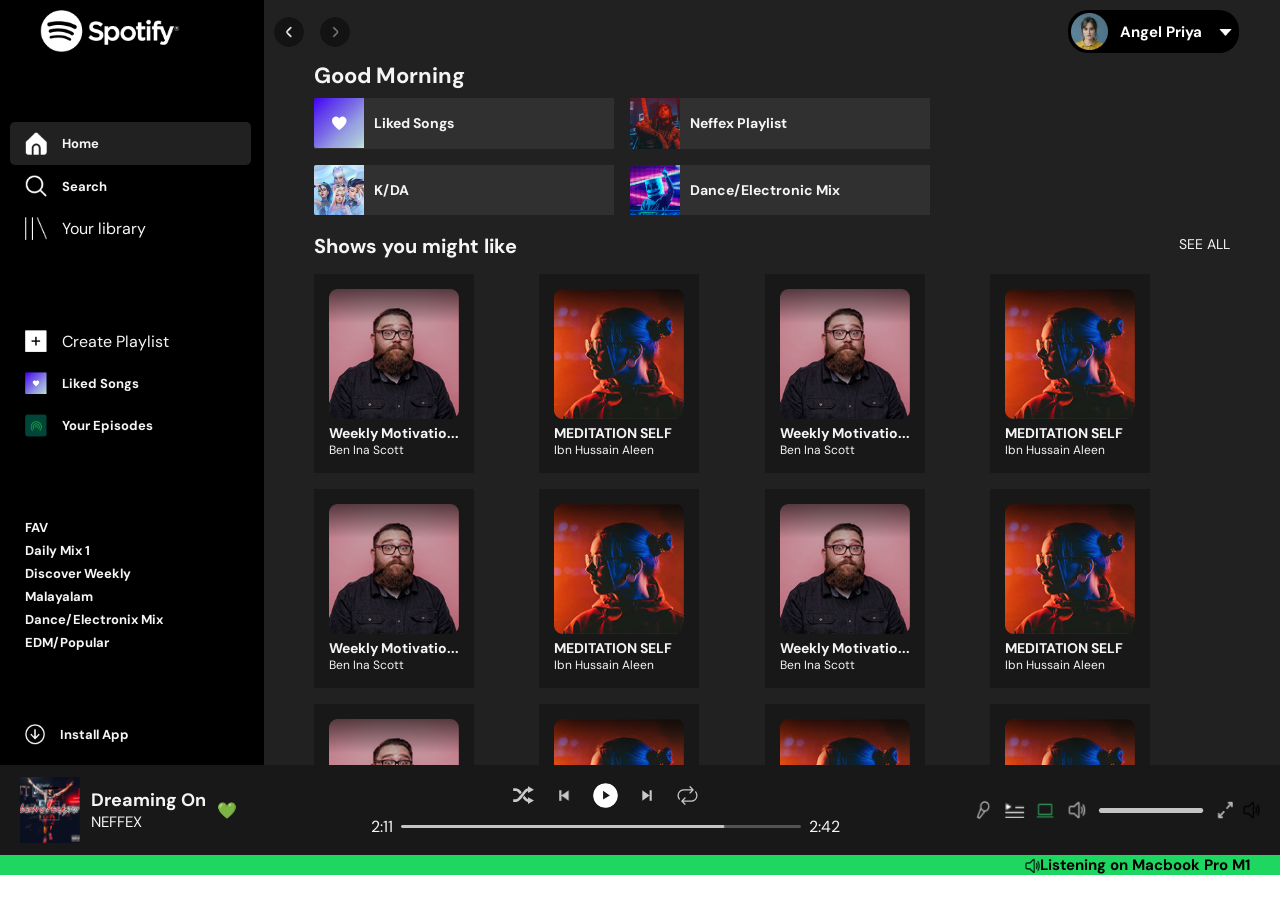
<file: index.html>
<!DOCTYPE html>
<html lang="en">
  <head>
    <!-- Required meta tags -->
    <meta charset="utf-8" />
    <meta name="viewport" content="width=device-width, initial-scale=1" />
    <link rel="stylesheet" href="style.css" />

    <title>Spotify-Clone</title>
  </head>
  <body>
    <div class="container">
      <div class="left-nav">
        <img src="assets/Spotify logo.png" alt="" class="logo" />

        <div class="home-container">
          <div class="home active">
            <img src="assets/Home.png" alt="" class="leftnavimg" />
            <h2 class="leftnavh2">Home</h2>
          </div>

          <div class="search">
            <img src="assets/Search.png" alt="" class="leftnavimg" />
            <h2 class="leftnavh2">Search</h2>
          </div>

          <div class="library">
            <img src="assets/Your library.png" alt="" class="leftnavimg" />
            <a href="playlist.html">Your library</a>
          </div>
        </div>

        <div class="playlist-container">
          <div class="playlist">
            <img src="assets/plus.png" alt="" class="leftnavimg" />
            <a href="playlist.html">Create Playlist</a>
          </div>

          <div class="liked-songs">
            <img src="assets/purpleheart.png" alt="" class="leftnavimg" />
            <h2 class="leftnavh2">Liked Songs</h2>
          </div>

          <div class="episodes">
            <img src="assets/hotspot.png" alt="" class="leftnavimg" />
            <h2 class="leftnavh2">Your Episodes</h2>
          </div>
        </div>
        <div class="fav-tags mb-9">
          <h2 class="leftnavh2 h">FAV</h2>
          <h2 class="leftnavh2">Daily Mix 1</h2>
          <h2 class="leftnavh2">Discover Weekly</h2>
          <h2 class="leftnavh2">Malayalam</h2>
          <h2 class="leftnavh2">Dance/Electronix Mix</h2>
          <h2 class="leftnavh2">EDM/Popular</h2>
        </div>
        <div class="install">
          <img src="assets/download.png" alt="" class="dwn" />
          <h2 class="leftnavh2">Install App</h2>
        </div>
      </div>

      <div class="right-part">
        <div class="nav">
          <div class="left-right">
            <img src="assets/backward.png" alt="" class="play" />
            <img src="assets/forward.png" alt="" class="play" />
          </div>

          <div class="profile">
            <img src="assets/imgs/profile.png" alt="" />
            <h3>Angel Priya</h3>
            <img src="assets/down.png" alt="" />
          </div>
        </div>

        <!-- Good Morning section -->

        <div class="goodmrng">
          <h1>Good Morning</h1>
          <div class="likedcardholder">
            <div class="likedcards">
              <img src="assets/imgs/Purple-big.png" alt="" />
              <h2>Liked Songs</h2>
            </div>

            <div class="likedcards">
              <img src="assets/imgs/man.png" alt="" />
              <h2>Neffex Playlist</h2>
            </div>

            <div class="likedcards">
              <img src="assets/imgs/KDA.png" alt="" />
              <h2>K/DA</h2>
            </div>
            <div class="likedcards">
              <img src="assets/imgs/marshmellow.png" alt="" />
              <h2>Dance/Electronic Mix</h2>
            </div>
          </div>
        </div>

        <!-- Shows you might like -->

        <div class="shows">
          <div>
            <h1>Shows you might like</h1>
            <a href="playlist.html">See all</a>
          </div>

          <div class="showsCards">
            <div class="showCard">
              <img src="assets/imgs/Rectangle 21.png" alt="" />
              <h2>Weekly Motivatio...</h2>
              <p>Ben Ina Scott</p>
            </div>
            <div class="showCard">
              <img src="assets/imgs/Rectangle 22.png" alt="" />
              <h2>MEDITATION SELF</h2>
              <p>Ibn Hussain Aleen</p>
            </div>

            <div class="showCard">
              <img src="assets/imgs/Rectangle 21.png" alt="" />
              <h2>Weekly Motivatio...</h2>
              <p>Ben Ina Scott</p>
            </div>
            <div class="showCard">
              <img src="assets/imgs/Rectangle 22.png" alt="" />
              <h2>MEDITATION SELF</h2>
              <p>Ibn Hussain Aleen</p>
            </div>
            <div class="showCard">
              <img src="assets/imgs/Rectangle 21.png" alt="" />
              <h2>Weekly Motivatio...</h2>
              <p>Ben Ina Scott</p>
            </div>
            <div class="showCard">
              <img src="assets/imgs/Rectangle 22.png" alt="" />
              <h2>MEDITATION SELF</h2>
              <p>Ibn Hussain Aleen</p>
            </div>
            <div class="showCard">
              <img src="assets/imgs/Rectangle 21.png" alt="" />
              <h2>Weekly Motivatio...</h2>
              <p>Ben Ina Scott</p>
            </div>
            <div class="showCard">
              <img src="assets/imgs/Rectangle 22.png" alt="" />
              <h2>MEDITATION SELF</h2>
              <p>Ibn Hussain Aleen</p>
            </div>
            <div class="showCard">
              <img src="assets/imgs/Rectangle 21.png" alt="" />
              <h2>Weekly Motivatio...</h2>
              <p>Ben Ina Scott</p>
            </div>
            <div class="showCard">
              <img src="assets/imgs/Rectangle 22.png" alt="" />
              <h2>MEDITATION SELF</h2>
              <p>Ibn Hussain Aleen</p>
            </div>
            <div class="showCard">
              <img src="assets/imgs/Rectangle 22.png" alt="" />
              <h2>MEDITATION SELF</h2>
              <p>Ibn Hussain Aleen</p>
            </div>
            <div class="showCard">
              <img src="assets/imgs/Rectangle 22.png" alt="" />
              <h2>MEDITATION SELF</h2>
              <p>Ibn Hussain Aleen</p>
            </div>
            <div class="showCard">
              <img src="assets/imgs/Rectangle 22.png" alt="" />
              <h2>MEDITATION SELF</h2>
              <p>Ibn Hussain Aleen</p>
            </div>
            <div class="showCard">
              <img src="assets/imgs/Rectangle 22.png" alt="" />
              <h2>MEDITATION SELF</h2>
              <p>Ibn Hussain Aleen</p>
            </div>
            <div class="showCard">
              <img src="assets/imgs/Rectangle 21.png" alt="" />
              <h2>Weekly Motivatio...</h2>
              <p>Ben Ina Scott</p>
            </div>
            
          </div>
        </div>
      </div>
    </div>

    <!--Player Controls part Bottom-->
    <div class="wrapper">
      <div class="bottom">
        <div class="songName">
          <img src="assets/imgs/playing-img.png" alt="" />
          <div>
            <h2>Dreaming On</h2>
            <p>NEFFEX</p>
          </div>
          &#128154;
        </div>

        <div class="playControls">
          <div class="control">
            <img class="musichov" src="assets/shuffle.svg" alt="shuffle" />
            <img class="musichov" src="assets/previous.png" alt="backward" />
            <img
              class="musichov play"
              src="assets/resume.svg"
              alt="play/pause"
            />
            <img class="musichov" src="assets/next.svg" alt="forward" />
            <img class="musichov" src="assets/loop.svg" alt="loop" />
          </div>
          <div class="bar">
            <p>2:11</p>
            <img class="music-bar" src="assets/musicbar.png" alt="" />
            <p>2:42</p>
          </div>
        </div>
        <div class="media-play">
          <img class="musichov play" src="assets/resume.svg" alt="play/pause" />
        </div>

        <div class="volume">
          <img class="vol" src="assets/microphone.png" alt="" />
          <img class="vol" src="assets/list.png" alt="" />
          <img class="vol" src="assets/carbon_laptop.png" alt="" />
          <img class="vol" src="assets/speaker-white.png" alt="" />
          <img src="assets/volume-bar.png" alt="" />
          <img class="black-spek" src="assets/strech-speaker.png" alt="" />
        </div>
      </div>

      <div class="green-notice">
        <img src="assets/speaker-black.png" alt="" />
        <h2>Listening on Macbook Pro M1</h2>
      </div>

      <div class="home-container-media">
        <div class="home-media">
          <img src="assets/Home.png" alt="" />
          <a class="h" href="#">Home</a>
        </div>

        <div class="search-media">
          <img src="assets/Search.png" alt="" />
          <a href="#">Search</a>
        </div>

        <div class="library-media">
          <img src="assets/Your library.png" alt="" />
          <a href="playlist.html">Your Library</a>
        </div>
      </div>
    </div>
  </body>
</html>
</file>
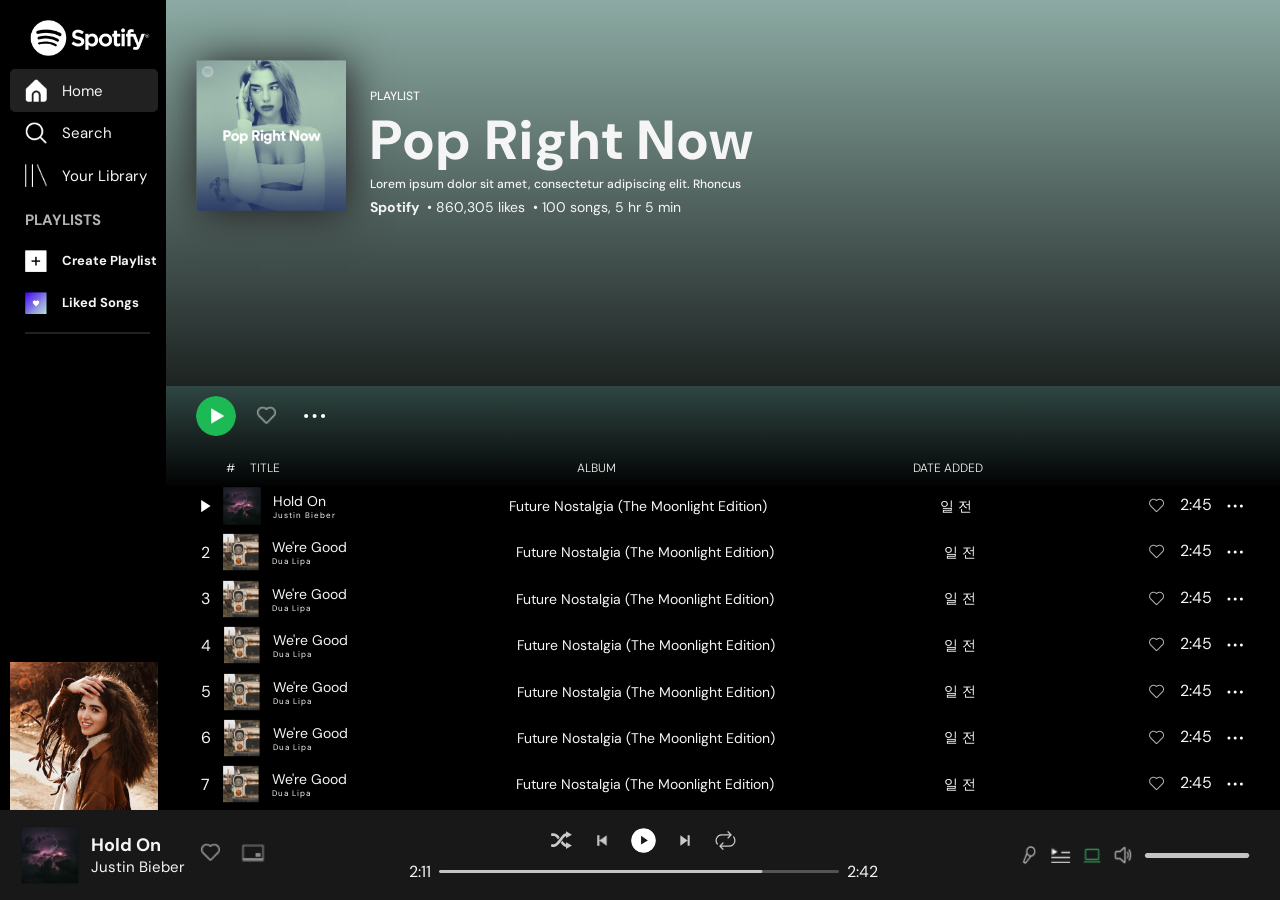
<file: playlist.html>
<!DOCTYPE html>
<html lang="en">
  <head>
    <meta charset="UTF-8" />
    <meta name="viewport" content="width=device-width, initial-scale=1.0" />
    <link rel="stylesheet" href="playlist.css" />
    <title>Document</title>
  </head>
  <body>
    <div class="container">
      <div class="left-nav">
        <img src="assets/Spotify logo.png" alt="" class="logo" />

        <div class="home-container">
          <div class="home">
            <img src="assets/Home.png" alt="" class="leftnavimg" />
            <a href="index.html">Home</a>
          </div>

          <div class="search">
            <img src="assets/Search.png" alt="" class="leftnavimg" />
            <a href="#">Search</a>
          </div>

          <div class="library">
            <img src="assets/Your library.png" alt="" class="leftnavimg" />
            <a href="#">Your Library</a>
          </div>
        </div>

        <div class="playlist-container">
          <h2>PLAYLISTS</h2>
          <div class="playlist active">
            <img src="assets/plus.png" alt="" class="leftnavimg" />
            <h2 class="leftnavh2">Create Playlist</h2>
          </div>

          <div class="liked-songs">
            <img src="assets/purpleheart.png" alt="" class="leftnavimg" />
            <h2 class="leftnavh2">Liked Songs</h2>
          </div>

          <div class="line"></div>
        </div>

        <div class="leftnav-Bottom">
          <img src="assets/imgs/album art.png" alt="" />
        </div>
      </div>

      <div class="right-part">
        <div class="right60-Top">
          <div class="T60top">
            <div class="music-banner">
              <img src="assets/imgs/pop-rn3.png" alt="" />
            </div>
            <div>
              <div class="texts">
                <p>PLAYLIST</p>
                <h1>Pop Right Now</h1>
                <p>
                  Lorem ipsum dolor sit amet, consectetur adipiscing elit.
                  Rhoncus
                </p>
              </div>

              <div class="uls">
                <p>Spotify</p>
                <p>&#8226; 860,305 likes</p>
                <p>&#8226; 100 songs, 5 hr 5 min</p>
              </div>
            </div>
          </div>

          <div class="greenheart">
            <div>
              <img class="play" id="greenplay" src="assets/play.png" alt="" />
              <img src="assets/heart.png" alt="" />
              <img src="assets/threedot.svg" alt="" />
            </div>

            <div class="bottomHash">
              <pre>#     TITLE</pre>
              <p>ALBUM</p>
              <p>DATE ADDED</p>
              <div></div>
            </div>
          </div>
        </div>

        <div class="right40-Bottom">
          <div class="plying-songs active">
            <div>
              <img src="assets/Polygon.svg" alt="play" />
              <img class="playing" src="assets/imgs/Rectangle 9.png" alt="" />
              <div class="song-name">
                <h3>Hold On</h3>
                <p class="singer">Justin Bieber</p>
              </div>
            </div>
            <p>Future Nostalgia (The Moonlight Edition)</p>
            <p class="korean">일 전</p>
            <div>
              <img src="assets/heart.png" alt="liked" />
              <p>2:45</p>
              <img src="assets/threedot.svg" alt="" />
            </div>
          </div>
          <div class="plying-songs">
            <div>
              <p>2</p>
              <img class="playing" src="assets/list img.png" alt="" />
              <div class="song-name">
                <h3>We're Good</h3>
                <p class="singer">Dua Lipa</p>
              </div>
            </div>
            <p>Future Nostalgia (The Moonlight Edition)</p>
            <p class="korean">일 전</p>
            <div>
              <img src="assets/heart.png" alt="liked" />
              <p>2:45</p>
              <img src="assets/threedot.svg" alt="" />
            </div>
          </div>
          <div class="plying-songs">
            <div>
              <p>3</p>
              <img class="playing" src="assets/list img.png" alt="" />
              <div class="song-name">
                <h3>We're Good</h3>
                <p class="singer">Dua Lipa</p>
              </div>
            </div>
            <p>Future Nostalgia (The Moonlight Edition)</p>
            <p class="korean">일 전</p>
            <div>
              <img src="assets/heart.png" alt="liked" />
              <p>2:45</p>
              <img src="assets/threedot.svg" alt="" />
            </div>
          </div>
          <div class="plying-songs">
            <div>
              <p>4</p>
              <img class="playing" src="assets/list img.png" alt="" />
              <div class="song-name">
                <h3>We're Good</h3>
                <p class="singer">Dua Lipa</p>
              </div>
            </div>
            <p>Future Nostalgia (The Moonlight Edition)</p>
            <p class="korean">일 전</p>
            <div>
              <img src="assets/heart.png" alt="liked" />
              <p>2:45</p>
              <img src="assets/threedot.svg" alt="" />
            </div>
          </div>

          <div class="plying-songs">
            <div>
              <p>5</p>
              <img class="playing" src="assets/list img.png" alt="" />
              <div class="song-name">
                <h3>We're Good</h3>
                <p class="singer">Dua Lipa</p>
              </div>
            </div>
            <p>Future Nostalgia (The Moonlight Edition)</p>
            <p class="korean">일 전</p>
            <div>
              <img src="assets/heart.png" alt="liked" />
              <p>2:45</p>
              <img src="assets/threedot.svg" alt="" />
            </div>
          </div>

          <div class="plying-songs">
            <div>
              <p>6</p>
              <img class="playing" src="assets/list img.png" alt="" />
              <div class="song-name">
                <h3>We're Good</h3>
                <p class="singer">Dua Lipa</p>
              </div>
            </div>
            <p>Future Nostalgia (The Moonlight Edition)</p>
            <p class="korean">일 전</p>
            <div>
              <img src="assets/heart.png" alt="liked" />
              <p>2:45</p>
              <img src="assets/threedot.svg" alt="" />
            </div>
          </div>

          <div class="plying-songs">
            <div>
              <p>7</p>
              <img class="playing" src="assets/list img.png" alt="" />
              <div class="song-name">
                <h3>We're Good</h3>
                <p class="singer">Dua Lipa</p>
              </div>
            </div>
            <p>Future Nostalgia (The Moonlight Edition)</p>
            <p class="korean">일 전</p>
            <div>
              <img src="assets/heart.png" alt="liked" />
              <p>2:45</p>
              <img src="assets/threedot.svg" alt="" />
            </div>
          </div>

          <div class="plying-songs">
            <div>
              <p>8</p>
              <img class="playing" src="assets/list img.png" alt="" />
              <div class="song-name">
                <h3>We're Good</h3>
                <p class="singer">Dua Lipa</p>
              </div>
            </div>
            <p>Future Nostalgia (The Moonlight Edition)</p>
            <p class="korean">일 전</p>
            <div>
              <img src="assets/heart.png" alt="liked" />
              <p>2:45</p>
              <img src="assets/threedot.svg" alt="" />
            </div>
          </div>
          <div class="plying-songs">
            <div>
              <p>9</p>
              <img class="playing" src="assets/list img.png" alt="" />
              <div class="song-name">
                <h3>We're Good</h3>
                <p class="singer">Dua Lipa</p>
              </div>
            </div>
            <p>Future Nostalgia (The Moonlight Edition)</p>
            <p class="korean">일 전</p>
            <div>
              <img src="assets/heart.png" alt="liked" />
              <p>2:45</p>
              <img src="assets/threedot.svg" alt="" />
            </div>
          </div>
          <div class="plying-songs">
            <div>
              <p>10</p>
              <img class="playing" src="assets/list img.png" alt="" />
              <div class="song-name">
                <h3>We're Good</h3>
                <p class="singer">Dua Lipa</p>
              </div>
            </div>
            <p>Future Nostalgia (The Moonlight Edition)</p>
            <p class="korean">일 전</p>
            <div>
              <img src="assets/heart.png" alt="liked" />
              <p>2:45</p>
              <img src="assets/threedot.svg" alt="" />
            </div>
          </div>
        </div>
      </div>
    </div>

    <div class="wrapper">
      <div class="bottom">
        <div class="songName">
          <img src="assets/imgs/Rectangle 9.png" alt="" />
          <div>
            <h2>Hold On</h2>
            <p>Justin Bieber</p>
          </div>
          <div class="heart">
            <img class="heart" src="assets/heart.png" alt="" />
          </div>

          <div class="heart pip">
            <img src="assets/pip.png" alt="" />
          </div>
        </div>
        <div class="media-play">
          <img class="musichov play" src="assets/resume.svg" alt="play/pause" />
        </div>

        <div class="playControls">
          <div class="control">
            <img class="musichov" src="assets/shuffle.svg" alt="shuffle" />
            <img class="musichov" src="assets/previous.png" alt="backward" />
            <img
              class="musichov play"
              src="assets/resume.svg"
              alt="play/pause"
            />
            <img class="musichov" src="assets/next.svg" alt="forward" />
            <img class="musichov" src="assets/loop.svg" alt="loop" />
          </div>
          <div class="bar">
            <p>2:11</p>
            <img class="music-bar" src="assets/musicbar.png" alt="" />
            <p>2:42</p>
          </div>
        </div>

        <div class="volume">
          <img class="vol" src="assets/microphone.png" alt="" />
          <img class="vol" src="assets/list.png" alt="" />
          <img class="vol" src="assets/carbon_laptop.png" alt="" />
          <img class="vol" src="assets/speaker-white.png" alt="" />
          <img src="assets/volume-bar.png" alt="" />
        </div>
      </div>

      <div class="home-container-media">
        <div class="home-media">
          <img src="assets/Home.png" alt="" />
          <a href="index.html">Home</a>
        </div>

        <div class="search-media">
          <img src="assets/Search.png" alt="" />
          <a href="#">Search</a>
        </div>

        <div class="library-media">
          <img src="assets/Your library.png" alt="" />
          <a href="#">Your Library</a>
        </div>
      </div>
    </div>
  </body>
</html>
</file>
<file: style.css>
@import url("https://fonts.googleapis.com/css2?family=DM+Sans:ital,opsz,wght@0,9..40,100;0,9..40,200;0,9..40,300;0,9..40,400;0,9..40,500;0,9..40,600;0,9..40,700;0,9..40,800;0,9..40,900;0,9..40,1000;1,9..40,100;1,9..40,200;1,9..40,300;1,9..40,400;1,9..40,500;1,9..40,600;1,9..40,700;1,9..40,800;1,9..40,900;1,9..40,1000&display=swap");

* {
  margin: 0;
  padding: 0;
  box-sizing: border-box;
  font-family: "DM Sans", sans-serif;
}
*::-webkit-scrollbar {
  display: none;
}
a {
  color: whitesmoke;
  text-decoration: none;
}

.container {
  width: 100%;
  height: 85vh;
  display: flex;
  background-color: #000000;
}

.left-nav {
  margin-left: 10px;
  padding-top: 10px;
  width: 20%;
  display: flex;
  flex-direction: column;
  justify-content: space-between;
  gap: 0.8rem;
  background-color: #000000;
  height: 100%;
  overflow-y: scroll;
}

.right-part {
  overflow-y: scroll;
  width: 80%;
  height: 100%;
  background-color: #212121;
}
.logo {
  width: 140px;
  margin-left: 30px;
}
.home,
.search,
.library,
.playlist,
.liked-songs,
.episodes,
.install {
  display: flex;
  align-items: center;
  padding-top: 10px;
  padding-bottom: 10px;
  padding-left: 15px;
  border-radius: 5px;
  width: 95%;
  transition: all 0.2s ease-in-out;
}

.home:hover,
.search:hover,
.library:hover,
.playlist:hover,
.liked-songs:hover,
.episodes:hover,
.install:hover {
  cursor: pointer;
  background-color: #212121;
}

.home-container,
.playlist-container,
.fav-tags {
  display: flex;
  flex-direction: column;
}

.active {
  background-color: #212121;
}
.fav-tags {
  padding-left: 15px;
}
.fav-tags h2 {
  padding: 3px 0;
}

.leftnavh2 {
  font-size: 13px;
  color: whitesmoke;
}

.leftnavimg {
  width: 22px;
  margin-right: 15px;
}
.install {
  margin-bottom: 10px;
  margin-top: -10px;
}
.dwn {
  margin-right: 15px;
  width: 20px;
}

.nav {
  margin-top: 10px;
  margin-left: 10px;
  display: flex;
  justify-content: space-between;
  align-items: center;
  width: 95%;
}
.left-right {
  display: flex;
  align-items: center;
  gap: 1rem;
}
.left-right img {
  width: 30px;
  transition: all 0.2s ease-in;
}
.left-right img:hover {
  box-shadow: 1px 1px 20px gray;
  cursor: pointer;
}

.profile {
  display: flex;
  align-items: center;
  background-color: #000000;
  padding: 3px;
  border-radius: 20px;
  gap: 0.8rem;
  transition: all 0.2s ease-in-out;
}
.profile:hover {
  box-shadow: 1px 1px 10px gray;
  cursor: pointer;
}
.profile h3 {
  font-size: 15px;
  color: white;
}

.goodmrng {
  padding: 0 50px;
}
.goodmrng > h1 {
  color: whitesmoke;
  font-size: 22px;
  margin: 8px 0;
}

.likedcardholder {
  display: flex;

  gap: 1rem;
  flex-wrap: wrap;
}

.likedcards {
  display: flex;
  align-items: center;
  width: 300px;
  background-color: #303030;
  transition: all 0.2s ease-in;
}
.likedcards:hover {
  cursor: pointer;
  box-shadow: 1px 1px 10px gray;
}
.likedcards > img {
  width: 50px;
  margin-right: 10px;
}
.likedcards > h2 {
  font-size: 14px;
  color: whitesmoke;
  word-break: break-all;
}

.shows {
  padding: 0px 50px;
}
.shows > div {
  display: flex;

  align-items: center;
  justify-content: space-between;
}

.shows > div > a {
  color: whitesmoke;
  font-size: 14px;
  text-transform: uppercase;
  transition: all 0.2s ease-in-out;
}
.shows > div > a:hover {
  cursor: pointer;
  color: white;
  font-weight: 600;
}

.shows > div > h1 {
  margin-top: 18px;
  font-size: 20px;
  color: whitesmoke;
  margin-bottom: 15px;
}

.showsCards {
  padding-right: 80px;
  display: flex;
  gap: 1rem;
  flex-wrap: wrap;
}
.showCard {
  background-color: #181818;
  padding: 15px;
  transition: all 0.2s ease-in-out;
}
.showCard:hover {
  cursor: pointer;
  box-shadow: 1px 1px 10px gray;
}
.showCard > h2 {
  font-size: 14px;
  color: whitesmoke;
}
.showCard > p {
  font-size: 12px;
  color: whitesmoke;
}
.showCard > img {
  width: 130px;
}

.alex {
  height: 130px;
}

.bottom {
  padding: 40px 20px;
  width: 100%;
  height: 10vh;
  background-color: #181818;
  display: flex;
  justify-content: space-between;
  align-items: center;
}

.songName {
  display: flex;
  align-items: center;
  gap: 0.7rem;
}
.songName img {
  width: 60px;
}
.songName > div > h2 {
  font-size: 18px;
  color: whitesmoke;
}
.songName > div > p {
  font-size: 15px;
  color: whitesmoke;
}

.playControls {
  display: flex;
  flex-direction: column;
  gap: 0.5rem;
}
.playControls > .control {
  display: flex;
  justify-content: center;
  align-items: center;
  gap: 1rem;
}
.control > img {
  width: 25px;
}

.bar {
  display: flex;
  align-items: center;
  gap: 0.5rem;
  color: whitesmoke;
}
.music-bar {
  width: 400px;
}
.musichov {
  mix-blend-mode: screen;
  transition: all 0.2s ease-in;
}
.musichov:hover {
  box-shadow: 1px 1px 20px gray;
  cursor: pointer;
}

.volume {
  display: flex;
  align-items: center;
  gap: 0.7rem;
}
.vol {
  width: 20px;
  mix-blend-mode: screen;
  transition: all 0.2s ease-in;
}

.black-spek {
  width: 45px;
}
.vol:hover {
  box-shadow: 1px 1px 10px gray;
  cursor: pointer;
}

.green-notice {
  display: flex;
  align-items: center;
  justify-content: end;

  width: 100%;
  height: 20px;
  background-color: #1ed760;
}
.green-notice img {
  width: 15px;
}
.green-notice h2 {
  font-size: 15px;
  padding-right: 30px;
}

.play {
  border-radius: 50%;
  overflow: hidden;
}

.home-container-media {
  display: none;
}

.media-play {
  display: none;
}

/* Media Queries */
/* Extra small devices (phones, 600px and down) */
@media only screen and (max-width: 340px) {
  body {
    background-color: #000000;
  }
  .container {
    width: 100vw;
    height: 85vh;
  }
  .left-nav {
    display: none;
  }
  .right-part {
    width: 100%;
  }

  .likedcards {
    width: 100%;
  }
  .likedcards > h2 {
    font-size: 12px;
  }

  .goodmrng {
    padding: 0 30px;
  }
  .likedcardholder {
    display: flex;
    justify-content: space-between;
  }
  .shows > div {
    justify-content: space-between;
  }

  .shows {
    padding: 0 30px;
  }
  .showCard {
    padding: 15px;
    display: flex;
    flex-direction: column;
    align-items: center;
  }
  .showCard > img {
    width: 210px;
    margin-bottom: 10px;
  }
  .showsCards {
    justify-content: center;
    padding-right: 0;
    display: flex;
    flex-direction: column;
    gap: 1rem;
    flex-wrap: wrap;
  }
  .playControls {
    display: none;
  }
  .volume {
    display: none;
  }
  .bottom {
    height: 5vh;
  }

  .songName {
    gap: 0.5rem;
  }
  .songName img {
    width: 45px;
  }
  .songName > div > h2 {
    font-size: 15px;
  }
  .songName > div > p {
    font-size: 12px;
  }
  .green-notice {
    display: none;
  }

  .bottom {
    padding: 32px 20px;
  }

  .media-play {
    display: block;
  }
  .play {
    width: 25px;
  }

  /* Bottom */
  .home-container-media {
    display: flex;
    width: 100%;

    justify-content: space-between;
    align-items: center;
    background-color: #181818;
    padding: 9px 30px;
  }
  .home-media,
  .search-media,
  .library-media {
    display: flex;
    flex-direction: column;
    /* background-color: #1ED760; */
    align-items: center;
  }
  .home-media > img,
  .search-media > img,
  .library-media > img {
    width: 20px;
  }
  .home-media > a,
  .search-media > a,
  .library-media > a {
    font-size: 13px;
    padding-top: 5px;
  }
}

@media only screen and (min-width: 341px) and (max-width: 460px) {
  body {
    background-color: #000000;
  }
  .green-notice {
    display: none;
  }
  .playControls {
    display: none;
  }
  .volume {
    display: none;
  }
  .left-nav {
    display: none;
  }

  .right-part {
    overflow-y: scroll;
    width: 100%;
    height: 100%;
    background-color: #212121;
  }

  .likedcards {
    width: 100%;
  }
  .showsCards {
    padding-right: 0px;
  }
  .shows {
    padding: 0px 30px;
  }

  .showCard {
    padding: 5px;
  }
  .showCard > img {
    width: 115px;
  }
  .shows > div {
    display: flex;
    align-items: center;
    justify-content: center;
    gap: 22px;
    /* justify-content: space-evenly; */
  }

  .media-play {
    display: block;
  }
  .play {
    width: 25px;
  }

  .wrapper {
    position: absolute;
    bottom: 0;
    width: 100vw;
  }

  /* Bottom */
  .home-container-media {
    display: flex;
    width: 100%;

    justify-content: space-between;
    align-items: center;
    background-color: #181818;
    padding: 9px 30px;
  }
  .home-media,
  .search-media,
  .library-media {
    display: flex;
    flex-direction: column;
    /* background-color: #1ED760; */
    align-items: center;
  }
  .home-media > img,
  .search-media > img,
  .library-media > img {
    width: 20px;
  }
  .home-media > a,
  .search-media > a,
  .library-media > a {
    font-size: 13px;
    padding-top: 5px;
  }
}

/* Small devices (portrait tablets and large phones, 600px and up) */
@media only screen and (min-width: 600px) {
}

/* Medium devices (landscape tablets, 768px and up) */
@media only screen and (min-width: 768px) {
}

/* Large devices (laptops/desktops, 992px and up) */
@media only screen and (min-width: 992px) {
}

/* Extra large devices (large laptops and desktops, 1200px and up) */
@media only screen and (min-width: 1200px) {
}
</file>
<file: playlist.css>
@import url("https://fonts.googleapis.com/css2?family=DM+Sans:ital,opsz,wght@0,9..40,100;0,9..40,200;0,9..40,300;0,9..40,400;0,9..40,500;0,9..40,600;0,9..40,700;0,9..40,800;0,9..40,900;0,9..40,1000;1,9..40,100;1,9..40,200;1,9..40,300;1,9..40,400;1,9..40,500;1,9..40,600;1,9..40,700;1,9..40,800;1,9..40,900;1,9..40,1000&display=swap");

* {
  margin: 0;
  padding: 0;
  box-sizing: border-box;
  font-family: "DM Sans", sans-serif;
}
*::-webkit-scrollbar {
  display: none;
}
a {
  color: whitesmoke;
  text-decoration: none;
  font-size: 15px;
}

.container {
  width: 100%;
  height: 90vh;
  display: flex;
  background-color: #000000;
}

.left-nav {
  margin-left: 10px;
  padding-top: 20px;
  width: 14%;
  display: flex;
  flex-direction: column;
  gap: 0.8rem;
  background-color: #000000;
  height: 100%;
  overflow-y: scroll;
  position: relative;
}

.right-part {
  overflow-y: scroll;
  width: 85%;
  height: 100%;
  background-color: #212121;
}
.logo {
  width: 120px;
  margin-left: 20px;
}
.home,
.search,
.library,
.playlist,
.liked-songs,
.episodes,
.install {
  display: flex;
  align-items: center;
  padding-top: 10px;
  padding-bottom: 10px;
  padding-left: 15px;
  border-radius: 5px;
  width: 95%;
  transition: all 0.2s ease-in-out;
}
.home{
  background-color: #212121; 
}

.home:hover,
.search:hover,
.library:hover,
.playlist:hover,
.liked-songs:hover,
.episodes:hover,
.install:hover {
  cursor: pointer;
  background-color: #212121;
}

.home-container,
.playlist-container,
.fav-tags {
  display: flex;
  flex-direction: column;
}

.active {
  /* background-color: #212121; */
}

.leftnavh2 {
  font-size: 13px;
  color: whitesmoke;
}

.leftnavimg {
  width: 22px;
  margin-right: 15px;
}
.playlist-container > h2 {
  color: #b3b3b3;
  font-size: 15px;
  padding-left: 15px;
  margin-bottom: 10px;
}
.line {
  width: 80%;
  height: 2px;
  background-color: #212121;
  justify-content: center;
  margin-top: 8px;
  margin-left: 15px;
}

.leftnav-Bottom > img {
  position: absolute;
  bottom: 0px;
  width: 95%;
}
.right40-Bottom {
  overflow-y: scroll;
}

.right-part {
  display: flex;
  flex-direction: column;
  justify-content: space-between;
  width: 100%;
  height: 100%;
}
.right60-Top {
  background-image: linear-gradient(#8caaa3, #000000);
  width: 100%;
  height: 60%;
}
.right40-Bottom {
  background-color: #000000;
  width: 100%;
  height: 40%;
  display: flex;
  flex-direction: column;
  gap: 0.4rem;
}

.plying-songs {
  height: 45px;

  display: flex;
  color: whitesmoke;
  justify-content: space-between;
  align-items: center;
  padding: 0 15px;
  margin: 0 20px;
  transition: all 0.2s ease-in-out;
}
.plying-songs:hover {
  background-color: #212121;
}

.playing {
  width: 40px;
  height: 40px;
}

.plying-songs > div:first-child {
  display: flex;
  align-items: center;
  gap: 0.7rem;
}
.plying-songs > div:last-child {
  display: flex;
  gap: 0.7rem;
}
.song-name > h3 {
  font-size: 14px;
  font-weight: 400;
}
.song-name > p {
  font-size: 8px;
  font-weight: 400;
  letter-spacing: 1px;
}
.plying-songs > p {
  font-size: 14px;
}

.right60-Top {
  width: 100%;

  padding-top: 60px;
  display: flex;
  flex-direction: column;
  justify-content: space-between;
}
.T60top {
  display: flex;
  align-items: end;
  gap: 1.5rem;
  padding-left: 30px;
  color: whitesmoke;
}
.texts > h1 {
  font-size: 55px;
  font-weight: 800;
  color: whitesmoke;
  letter-spacing: 2px;
}
.texts {
  margin-bottom: 0.4rem;
}
.texts > p {
  font-size: 12px;
  font-weight: 500;
}
.uls {
  display: flex;
  gap: 0.5rem;
}
.uls > p {
  font-size: 14px;
}
.uls > p:first-child {
  font-weight: bold;
}

.music-banner > img {
  width: 150px;
  box-shadow: 2px 2px 40px #212121;
}

.greenheart {
  background-color: #1d2322;
  background-image: linear-gradient(#2f4642, #020303);
  padding-left: 30px;
  display: flex;
  flex-direction: column;
  gap: 1.5rem;
  padding-top: 10px;
  padding-bottom: 10px;
}
.greenheart > div:first-child {
  display: flex;
  align-items: center;
  gap: 1rem;
}
.greenheart > div:first-child > img {
  width: 30px;
}

#greenplay {
  width: 40px;
}

.bottomHash {
  padding-left: 30px;
  display: flex;
  justify-content: space-between;
  color: whitesmoke;
  font-size: 12px;
  font-weight: 300;

  padding-left: 30px;
}

.bottom {
  padding: 40px 20px;
  width: 100%;
  height: 10vh;
  background-color: #181818;
  display: flex;
  justify-content: space-between;
  align-items: center;
}
.songName {
  display: flex;
  align-items: center;
  gap: 0.7rem;
}
.songName img {
  width: 60px;
}
.songName > div > h2 {
  font-size: 18px;
  color: whitesmoke;
}
.songName > div > p {
  font-size: 15px;
  color: whitesmoke;
}

.playControls {
  display: flex;
  flex-direction: column;
  gap: 0.5rem;
}
.playControls > .control {
  display: flex;
  justify-content: center;
  align-items: center;
  gap: 1rem;
}
.control > img {
  width: 25px;
}

.bar {
  display: flex;
  align-items: center;
  gap: 0.5rem;
  color: whitesmoke;
}
.music-bar {
  width: 400px;
}
.musichov {
  mix-blend-mode: screen;
  transition: all 0.2s ease-in;
}
.musichov:hover {
  box-shadow: 1px 1px 20px gray;
  cursor: pointer;
}
.play {
  border-radius: 50%;
  overflow: hidden;
}

.volume {
  display: flex;
  align-items: center;
  gap: 0.7rem;
  padding-right: 10px;
}
.vol {
  width: 20px;
  mix-blend-mode: screen;
  transition: all 0.2s ease-in;
}

.black-spek {
  width: 45px;
}
.vol:hover {
  box-shadow: 1px 1px 10px rgb(71, 71, 71);
  cursor: pointer;
}

.heart > img {
  width: 30px;
}

.home-container-media {
  display: none;
}
.media-play {
  display: none;
}

@media only screen and (max-width: 412px) {
  body {
    background-color: #000000;
  }
  .left-nav {
    display: none;
  }
  .playControls {
    display: none;
  }
  .volume {
    display: none;
  }
  .pip {
    display: none;
  }
  .container {
    height: 84vh;
  }
  .T60top {
    display: flex;
    flex-direction: column;
    align-items: center;
    padding-left: 0;
    gap: 1rem;
  }
  .texts > h1 {
    font-size: 40px;
    letter-spacing: 0;
  }
  .music-banner > img {
    width: 180px;
  }
  .texts > p:last-child {
    display: none;
  }
  .right60-Top {
    padding-top: 40px;
  }
  .greenheart {
    padding-left: 0;
  }
  .greenheart > div:first-child {
    padding-left: 30px;
  }
  .plying-songs > p {
    font-size: 10px;
  }
  .song-name > h3 {
    font-size: 11px;
  }
  .singer {
    display: none;
  }
  .korean {
    display: none;
  }

  .plying-songs {
    margin: 0 0;
  }
  .songName > div > p {
    font-size: 12px;
  }
  .songName > div > h2 {
    font-size: 16px;
  }

  .media-play {
    display: block;
  }
  .media-play > img {
    width: 35px;
  }
  .home-media,
  .search-media,
  .library-media {
    transition: all 0.2s ease-in-out;
  }

  .home-media > img:hover,
  .search-media > img:hover,
  .library-media > img:hover {
    transform: rotate(10deg);
  }

  .home-container-media {
    display: flex;
    width: 100%;

    justify-content: space-between;
    align-items: center;
    background-color: #181818;
    padding: 9px 30px;
  }
  .home-media,
  .search-media,
  .library-media {
    display: flex;
    flex-direction: column;
    align-items: center;
  }
  .home-media > img,
  .search-media > img,
  .library-media > img {
    width: 20px;
  }
  .home-media > a,
  .search-media > a,
  .library-media > a {
    font-size: 13px;
    padding-top: 5px;
  }

  .wrapper {
    position: absolute;
    bottom: 0;
    width: 100vw;
  }

  .bottom {
    padding: 12px 20px;
    width: 100%;
    height: 10vh;
    background-color: #181818;
    display: flex;
    justify-content: space-between;
    align-items: center;
  }
}

@media only screen and (max-width: 600px) and (min-width: 400px) {
}

@media only screen and (min-width: 600px) {
}

@media only screen and (min-width: 768px) {
}

/* Large devices (laptops/desktops, 992px and up) */
@media only screen and (min-width: 992px) {
}

/* Extra large devices (large laptops and desktops, 1200px and up) */
@media only screen and (min-width: 1200px) {
}
</file>
